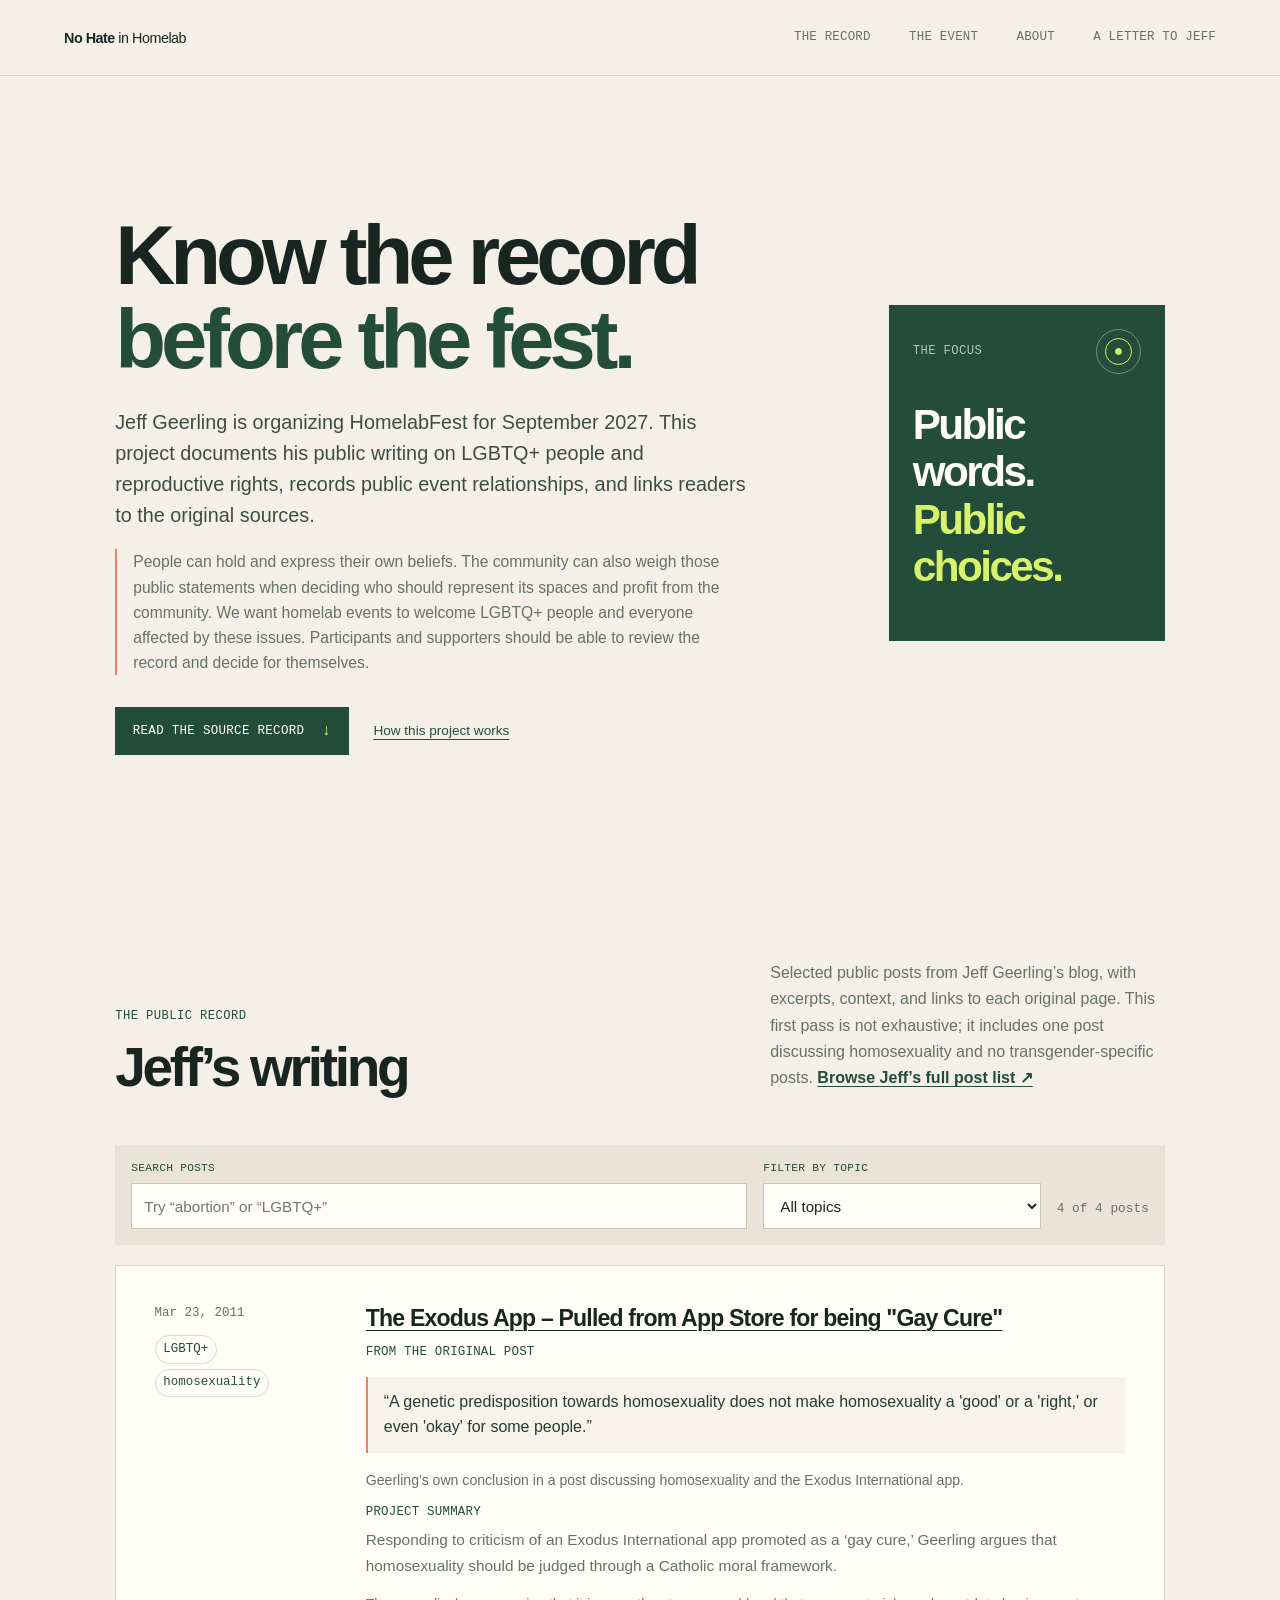
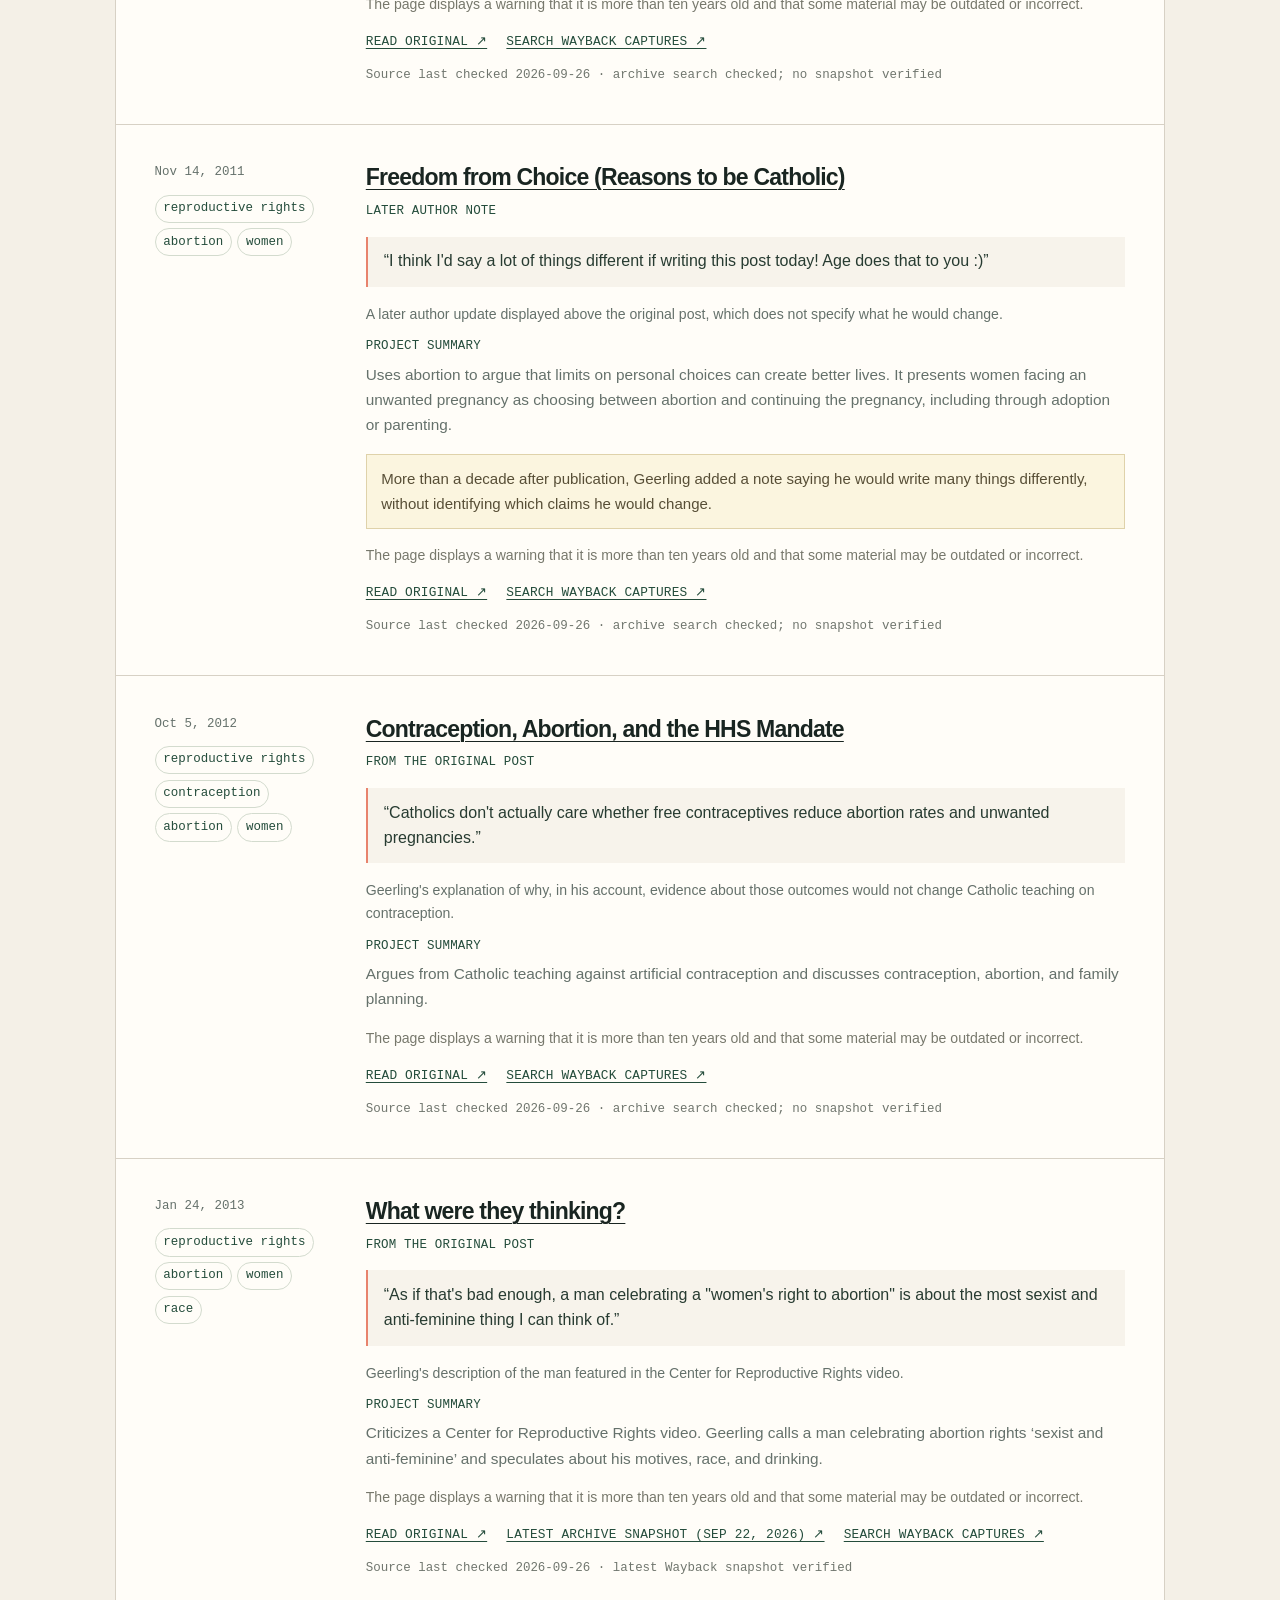
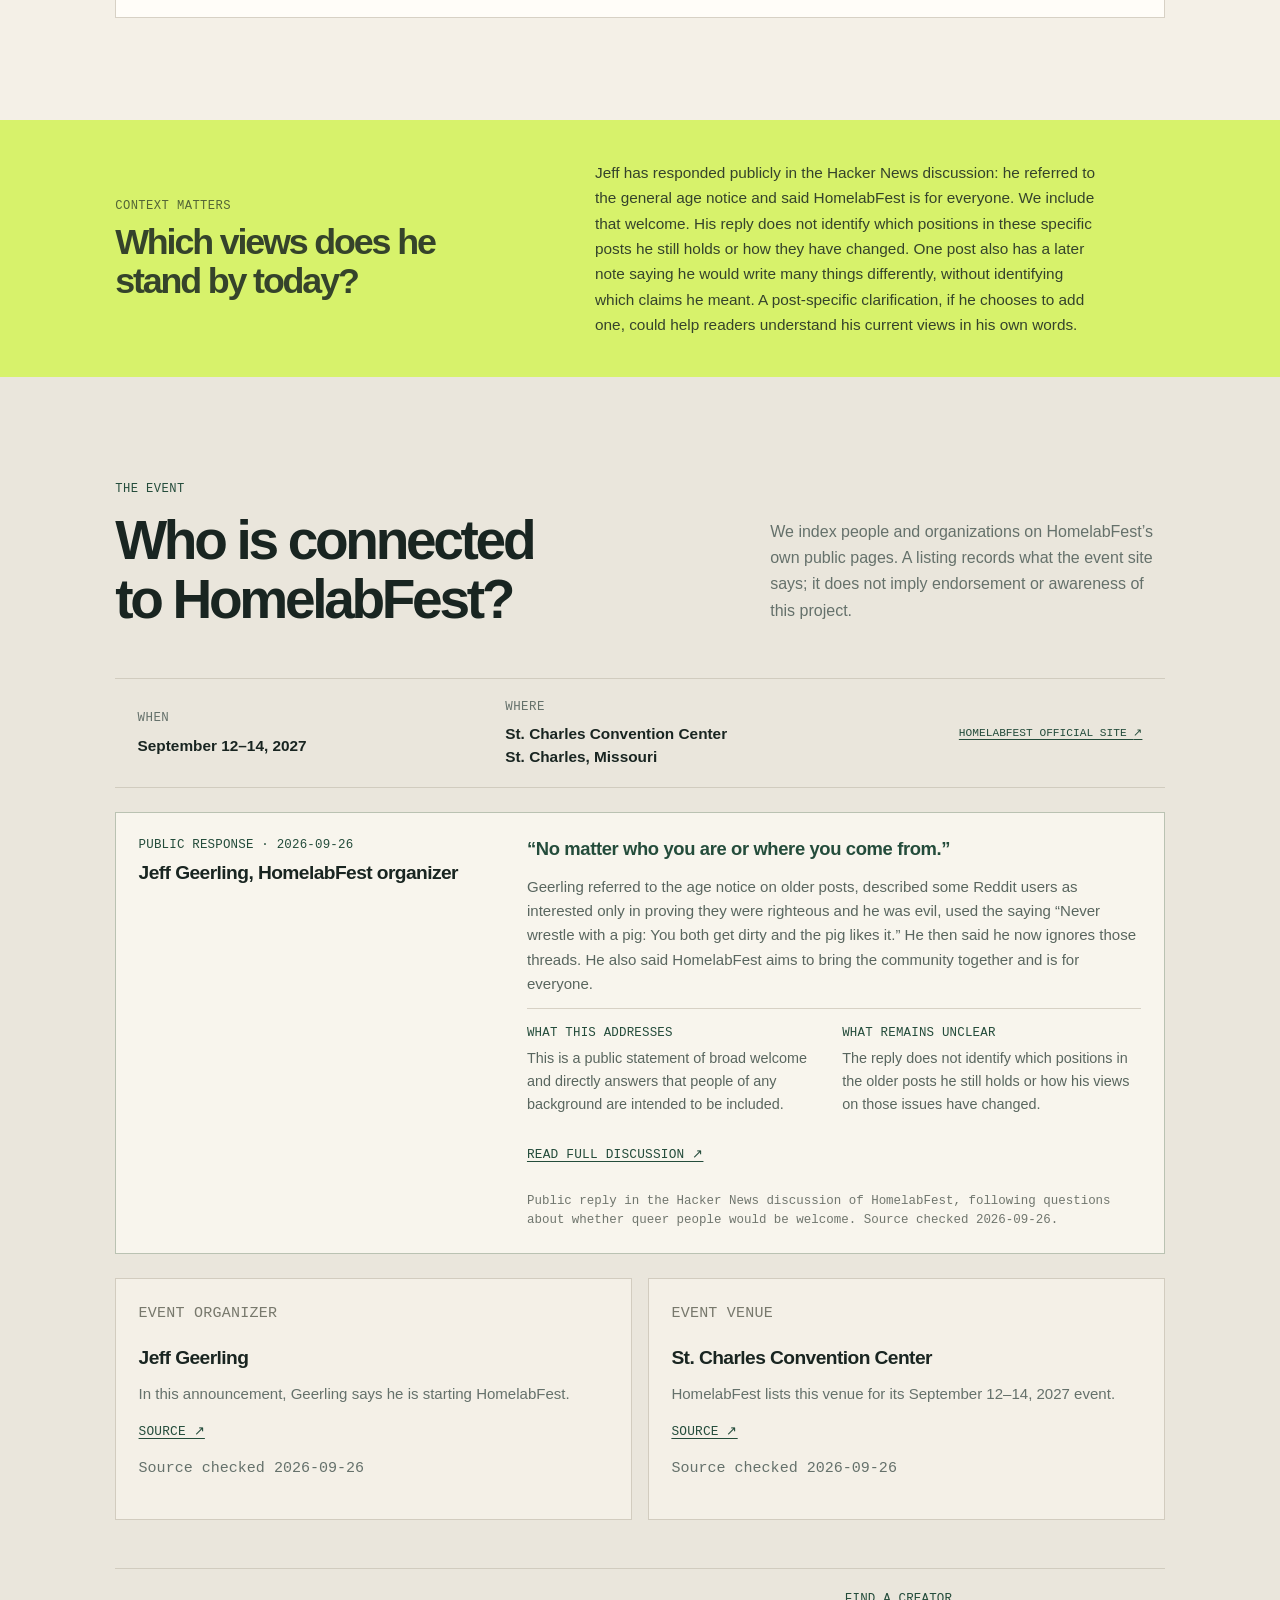
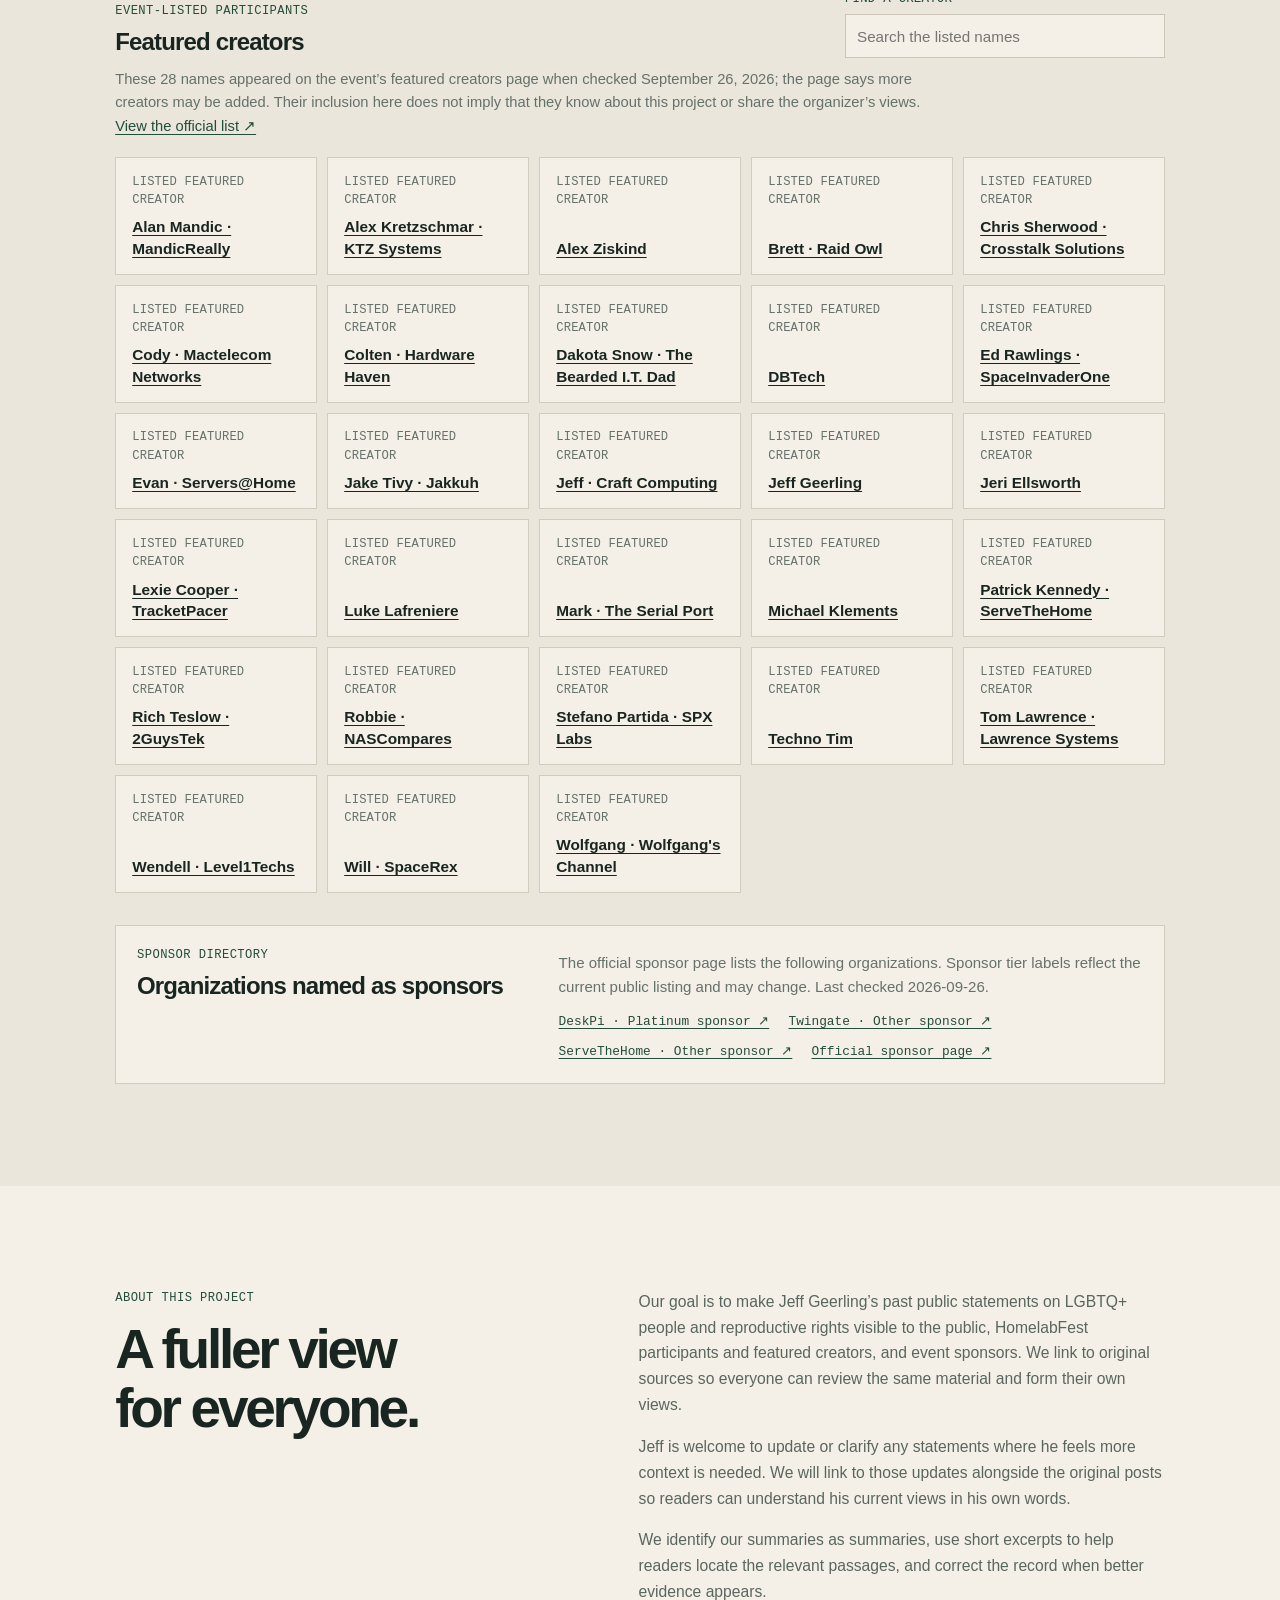
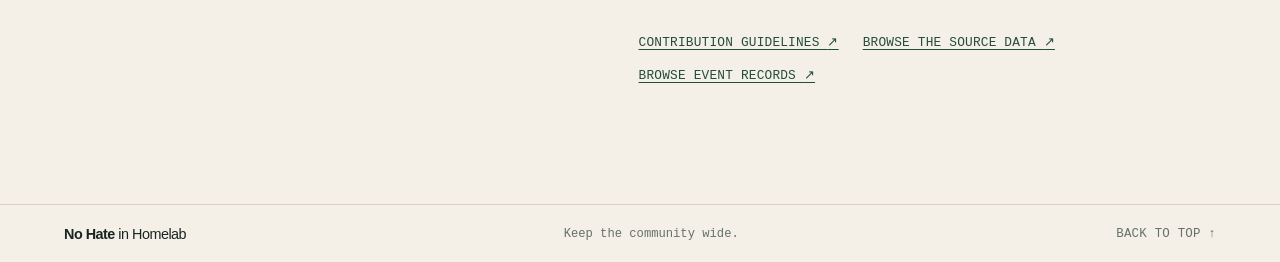
<file: index.html>
<!doctype html>
<html lang="en">
  <head>
    <meta charset="utf-8">
    <meta name="viewport" content="width=device-width, initial-scale=1">
    <meta name="theme-color" content="#f4f0e7" media="(prefers-color-scheme: light)">
    <meta name="theme-color" content="#101713" media="(prefers-color-scheme: dark)">
    <meta name="description" content="An open, source-linked record of Jeff Geerling's public writing relevant to HomelabFest, for the public, event participants, creators, and sponsors.">
    <title>No Hate in Homelab | Know the record before the fest</title>
    <link rel="stylesheet" href="styles.css">
    <script src="site.js" defer></script>
  </head>
  <body>
    <a class="skip-link" href="#main">Skip to content</a>

    <header class="site-header">
      <a class="wordmark" href="#top" aria-label="No Hate in Homelab home">
        <span>No Hate <span class="wordmark-light">in Homelab</span></span>
      </a>
      <nav aria-label="Main navigation">
        <a href="#record">The record</a>
        <a href="#event">The event</a>
        <a href="#about">About</a>
        <a href="letter-to-jeff.html">A letter to Jeff</a>
      </nav>
    </header>

    <main id="main">
      <section class="hero" id="top" aria-labelledby="hero-title">
        <div class="hero-copy">
          <h1 id="hero-title">Know the record<br><span>before the fest.</span></h1>
          <p class="hero-intro">Jeff Geerling is organizing HomelabFest for September 2027. This project documents his public writing on LGBTQ+ people and reproductive rights, records public event relationships, and links readers to the original sources.</p>
          <p class="hero-stance">People can hold and express their own beliefs. The community can also weigh those public statements when deciding who should represent its spaces and profit from the community. We want homelab events to welcome LGBTQ+ people and everyone affected by these issues. Participants and supporters should be able to review the record and decide for themselves.</p>
          <div class="hero-actions">
            <a class="button button-dark" href="#record">Read the source record <span aria-hidden="true">↓</span></a>
            <a class="text-link" href="#about">How this project works</a>
          </div>
        </div>
        <aside class="hero-side" aria-label="Project scope">
          <div class="hero-side-top">
            <span class="small-label">The focus</span>
            <span class="orbit" aria-hidden="true"><span></span></span>
          </div>
          <p>Public words.<br><em>Public choices.</em></p>
        </aside>
      </section>

      <section class="content-section record-section" id="record" aria-labelledby="record-title">
        <div class="section-heading">
          <div>
            <p class="eyebrow">The public record</p>
            <h2 id="record-title">Jeff’s writing</h2>
          </div>
          <p class="section-deck">Selected public posts from Jeff Geerling’s blog, with excerpts, context, and links to each original page. This first pass is not exhaustive; it includes one post discussing homosexuality and no transgender-specific posts. <a href="https://www.jeffgeerling.com/blog/" target="_blank" rel="noopener noreferrer">Browse Jeff’s full post list ↗</a></p>
        </div>

        <div class="record-controls">
          <label class="search-label" for="post-search">Search posts
            <input id="post-search" type="search" placeholder="Try “abortion” or “LGBTQ+”" autocomplete="off">
          </label>
          <label class="filter-label" for="topic-filter">Filter by topic
            <select id="topic-filter"><option value="all">All topics</option></select>
          </label>
          <p id="results-count" class="results-count" aria-live="polite">Loading records…</p>
        </div>

        <div id="post-list" class="post-list" aria-live="polite" aria-busy="true">
          <p class="loading-note">Loading source records…</p>
        </div>
        <noscript><p class="notice">Turn on JavaScript to browse the source records on this page. The source data is available in the project repository.</p></noscript>
      </section>

      <section class="context-strip" aria-labelledby="context-title">
        <div>
          <p class="eyebrow">Context matters</p>
          <h2 id="context-title">Which views does he stand by today?</h2>
        </div>
        <p>Jeff has responded publicly in the Hacker News discussion: he referred to the general age notice and said HomelabFest is for everyone. We include that welcome. His reply does not identify which positions in these specific posts he still holds or how they have changed. One post also has a later note saying he would write many things differently, without identifying which claims he meant. A post-specific clarification, if he chooses to add one, could help readers understand his current views in his own words.</p>
      </section>

      <section class="content-section event-section" id="event" aria-labelledby="event-title">
        <div class="section-heading">
          <div>
            <p class="eyebrow">The event</p>
            <h2 id="event-title">Who is connected<br>to HomelabFest?</h2>
          </div>
          <p class="section-deck">We index people and organizations on HomelabFest’s own public pages. A listing records what the event site says; it does not imply endorsement or awareness of this project.</p>
        </div>
        <div class="event-facts">
          <div><span class="small-label">When</span><strong>September 12–14, 2027</strong></div>
          <div><span class="small-label">Where</span><strong>St. Charles Convention Center<br>St. Charles, Missouri</strong></div>
          <a href="https://www.homelabfest.org/" target="_blank" rel="noopener noreferrer">HomelabFest official site <span aria-hidden="true">↗</span></a>
        </div>
        <div id="response-list" class="response-list" aria-live="polite" aria-busy="true">
          <p class="loading-note">Loading the organizer’s public response…</p>
        </div>
        <div id="organization-list" class="organization-list" aria-live="polite" aria-busy="true">
          <p class="loading-note">Loading event relationships…</p>
        </div>
        <div class="listing-heading">
          <div>
            <p class="eyebrow">Event-listed participants</p>
            <h3>Featured creators</h3>
          </div>
          <label class="creator-search" for="creator-search">Find a creator
            <input id="creator-search" type="search" placeholder="Search the listed names" autocomplete="off">
          </label>
        </div>
        <p class="listing-note">These 28 names appeared on the event’s featured creators page when checked September 26, 2026; the page says more creators may be added. Their inclusion here does not imply that they know about this project or share the organizer’s views. <a href="https://www.homelabfest.org/creators/" target="_blank" rel="noopener noreferrer">View the official list ↗</a></p>
        <div id="creators-list" class="creator-grid" aria-live="polite" aria-busy="true">
          <p class="loading-note">Loading featured creators…</p>
        </div>
        <section class="event-partners" aria-labelledby="sponsor-index-title">
          <div>
            <p class="eyebrow">Sponsor directory</p>
            <h3 id="sponsor-index-title">Organizations named as sponsors</h3>
          </div>
          <p id="event-partner-status">Loading the official sponsor listing…</p>
          <div class="event-partner-links" id="event-partner-links">
            <a href="https://deskpi.com/" target="_blank" rel="noopener noreferrer">DeskPi · Platinum sponsor ↗</a>
            <a href="https://www.twingate.com/" target="_blank" rel="noopener noreferrer">Twingate · Other sponsor ↗</a>
            <a href="https://www.servethehome.com/" target="_blank" rel="noopener noreferrer">ServeTheHome · Other sponsor ↗</a>
            <a href="https://www.homelabfest.org/sponsors/" target="_blank" rel="noopener noreferrer">Official sponsor page ↗</a>
          </div>
        </section>
      </section>

      <section class="about-section" id="about" aria-labelledby="about-title">
        <div>
          <p class="eyebrow">About this project</p>
          <h2 id="about-title">A fuller view<br>for everyone.</h2>
        </div>
        <div class="about-copy">
          <p>Our goal is to make Jeff Geerling’s past public statements on LGBTQ+ people and reproductive rights visible to the public, HomelabFest participants and featured creators, and event sponsors. We link to original sources so everyone can review the same material and form their own views.</p>
          <p>Jeff is welcome to update or clarify any statements where he feels more context is needed. We will link to those updates alongside the original posts so readers can understand his current views in his own words.</p>
          <p>We identify our summaries as summaries, use short excerpts to help readers locate the relevant passages, and correct the record when better evidence appears.</p>
          <div class="about-links">
            <a href="CONTRIBUTING.md">Contribution guidelines <span aria-hidden="true">↗</span></a>
            <a href="data/posts.json">Browse the source data <span aria-hidden="true">↗</span></a>
            <a href="data/organizations.json">Browse event records <span aria-hidden="true">↗</span></a>
          </div>
        </div>
      </section>
    </main>

    <footer class="site-footer">
      <a class="wordmark" href="#top"><span>No Hate <span class="wordmark-light">in Homelab</span></span></a>
      <p>Keep the community wide.</p>
      <a href="#top" class="back-top">Back to top ↑</a>
    </footer>
    <p id="load-error" class="load-error" role="alert" hidden>Some project records could not be loaded. Refresh the page or check that the local data files are available.</p>
  </body>
</html>
</file>
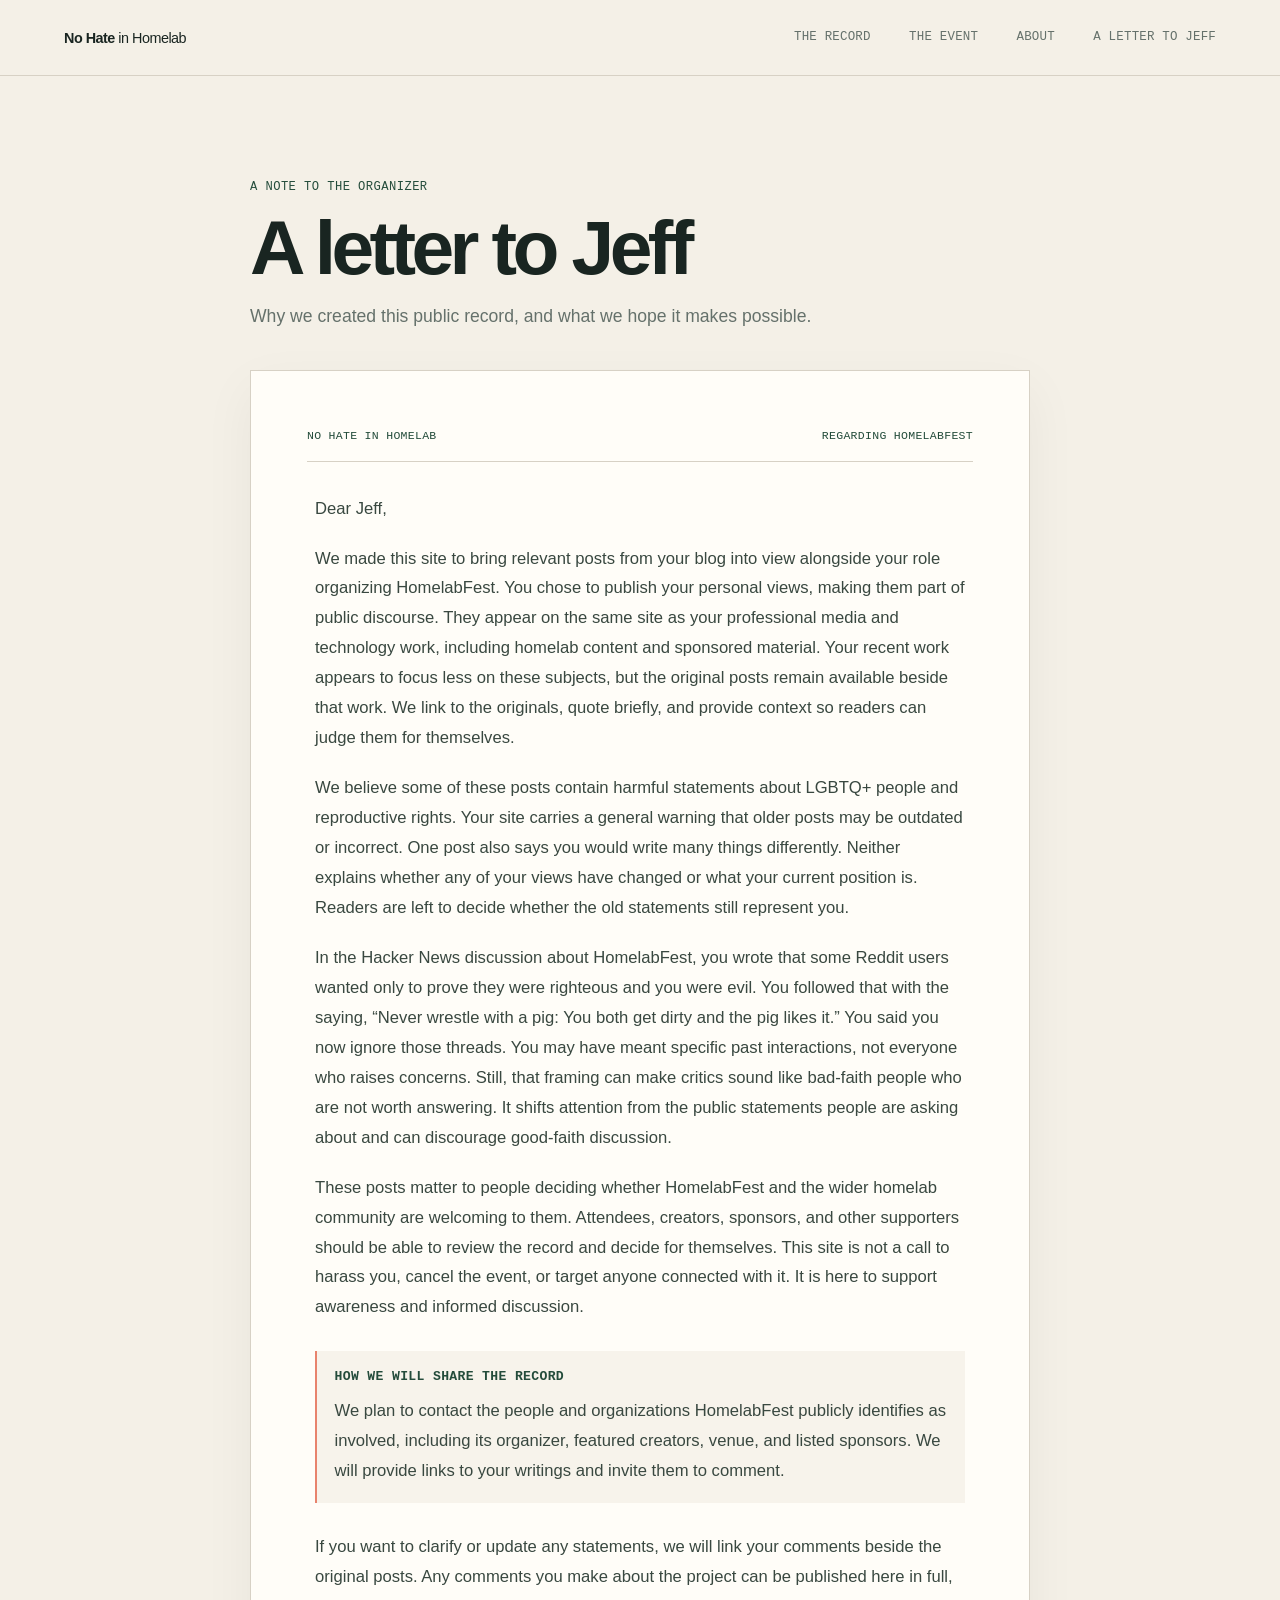
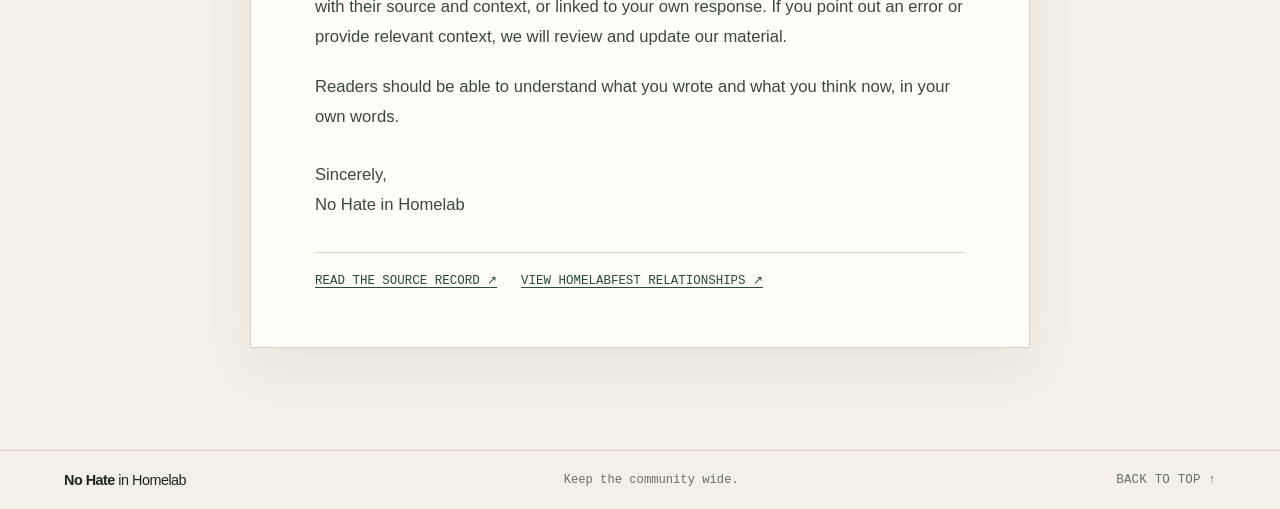
<file: letter-to-jeff.html>
<!doctype html>
<html lang="en">
  <head>
    <meta charset="utf-8">
    <meta name="viewport" content="width=device-width, initial-scale=1">
    <meta name="theme-color" content="#f4f0e7" media="(prefers-color-scheme: light)">
    <meta name="theme-color" content="#101713" media="(prefers-color-scheme: dark)">
    <meta name="description" content="A letter to Jeff Geerling about this project's record of his public writing and HomelabFest.">
    <title>A letter to Jeff | No Hate in Homelab</title>
    <link rel="stylesheet" href="styles.css">
  </head>
  <body>
    <a class="skip-link" href="#main">Skip to content</a>

    <header class="site-header">
      <a class="wordmark" href="index.html#top" aria-label="No Hate in Homelab home">
        <span>No Hate <span class="wordmark-light">in Homelab</span></span>
      </a>
      <nav aria-label="Main navigation">
        <a href="index.html#record">The record</a>
        <a href="index.html#event">The event</a>
        <a href="index.html#about">About</a>
        <a href="letter-to-jeff.html" aria-current="page">A letter to Jeff</a>
      </nav>
    </header>

    <main id="main" class="letter-page">
      <div class="letter-heading">
        <p class="eyebrow">A note to the organizer</p>
        <h1>A letter to Jeff</h1>
        <p class="letter-deck">Why we created this public record, and what we hope it makes possible.</p>
      </div>

      <article class="letter-sheet" aria-label="Letter to Jeff Geerling">
        <div class="letter-meta">
          <span>No Hate in Homelab</span>
          <span>Regarding HomelabFest</span>
        </div>
        <div class="letter-body">
          <p>Dear Jeff,</p>

          <p>We made this site to bring relevant posts from your blog into view alongside your role organizing HomelabFest. You chose to publish your personal views, making them part of public discourse. They appear on the same site as your professional media and technology work, including homelab content and sponsored material. Your recent work appears to focus less on these subjects, but the original posts remain available beside that work. We link to the originals, quote briefly, and provide context so readers can judge them for themselves.</p>

          <p>We believe some of these posts contain harmful statements about LGBTQ+ people and reproductive rights. Your site carries a general warning that older posts may be outdated or incorrect. One post also says you would write many things differently. Neither explains whether any of your views have changed or what your current position is. Readers are left to decide whether the old statements still represent you.</p>

          <p>In the Hacker News discussion about HomelabFest, you wrote that some Reddit users wanted only to prove they were righteous and you were evil. You followed that with the saying, “Never wrestle with a pig: You both get dirty and the pig likes it.” You said you now ignore those threads. You may have meant specific past interactions, not everyone who raises concerns. Still, that framing can make critics sound like bad-faith people who are not worth answering. It shifts attention from the public statements people are asking about and can discourage good-faith discussion.</p>

          <p>These posts matter to people deciding whether HomelabFest and the wider homelab community are welcoming to them. Attendees, creators, sponsors, and other supporters should be able to review the record and decide for themselves. This site is not a call to harass you, cancel the event, or target anyone connected with it. It is here to support awareness and informed discussion.</p>

          <section class="letter-outreach" aria-labelledby="letter-outreach-title">
            <h2 id="letter-outreach-title">How we will share the record</h2>
            <p>We plan to contact the people and organizations HomelabFest publicly identifies as involved, including its organizer, featured creators, venue, and listed sponsors. We will provide links to your writings and invite them to comment.</p>
          </section>

          <p>If you want to clarify or update any statements, we will link your comments beside the original posts. Any comments you make about the project can be published here in full, with their source and context, or linked to your own response. If you point out an error or provide relevant context, we will review and update our material.</p>

          <p>Readers should be able to understand what you wrote and what you think now, in your own words.</p>

          <p class="letter-signoff">Sincerely,<br>No Hate in Homelab</p>
        </div>
        <div class="letter-links">
          <a href="index.html#record">Read the source record <span aria-hidden="true">↗</span></a>
          <a href="index.html#event">View HomelabFest relationships <span aria-hidden="true">↗</span></a>
        </div>
      </article>
    </main>

    <footer class="site-footer">
      <a class="wordmark" href="index.html#top"><span>No Hate <span class="wordmark-light">in Homelab</span></span></a>
      <p>Keep the community wide.</p>
      <a href="#main" class="back-top">Back to top ↑</a>
    </footer>
  </body>
</html>
</file>
<file: styles.css>
:root {
  color-scheme: light dark;
  --paper: #f4f0e7;
  --paper-deep: #eae4d8;
  --ink: #192521;
  --muted: #65716b;
  --line: #d7d1c5;
  --green: #244c3b;
  --green-dark: #17392b;
  --acid: #d7f26b;
  --coral: #e8836d;
  --white: #fffdf8;
  --body-soft: #3e4c45;
  --hero-fill: #244c3b;
  --hero-ink: #fffdf8;
  --hero-label: #b6c4b9;
  --orbit-line: #778d7d;
  --input-border: #ccc4b6;
  --tag-border: #d3dbce;
  --warm-surface: #f7f3eb;
  --excerpt-ink: #273b31;
  --update-border: #dfd2aa;
  --update-surface: #fbf5df;
  --update-ink: #574e36;
  --notice-text: #77786c;
  --source-meta: #70766e;
  --lime-ink: #536536;
  --lime-text: #35432b;
  --event-surface: #eae6dc;
  --event-border: #d1ccbf;
  --response-border: #bac2b2;
  --response-surface: #f8f5ed;
  --card-border: #d2ccbf;
  --body-muted: #59665f;
  --letter-ink: #394840;
  --button-fill: #244c3b;
  --button-hover: #17392b;
  --sheet-shadow: #1925210d;
  --alert-surface: #7d3029;
  --alert-shadow: #1c251e55;
  --mono: 'SFMono-Regular', Consolas, 'Liberation Mono', monospace;
  --sans: 'Avenir Next', Avenir, 'Segoe UI', sans-serif;
  --display: 'Avenir Next', Avenir, 'Segoe UI', sans-serif;
}


@media (prefers-color-scheme: dark) {
  :root {
    color-scheme: dark;
    --paper: #101713;
    --paper-deep: #1a2420;
    --ink: #e6eee8;
    --muted: #a7b5ab;
    --line: #39453e;
    --green: #a8c9ad;
    --green-dark: #27503a;
    --acid: #d7f26b;
    --coral: #ff9b83;
    --white: #1c2621;
    --body-soft: #cfdbd2;
    --hero-fill: #244c3b;
    --hero-ink: #f5f7f2;
    --hero-label: #c1d0c4;
    --orbit-line: #708a76;
    --input-border: #526359;
    --tag-border: #526859;
    --warm-surface: #202c25;
    --excerpt-ink: #d6e4d7;
    --update-border: #766643;
    --update-surface: #332e20;
    --update-ink: #f0dda0;
    --notice-text: #a6b2a8;
    --source-meta: #a2ada4;
    --lime-ink: #465626;
    --lime-text: #27351d;
    --event-surface: #171f1b;
    --event-border: #39453d;
    --response-border: #4b5d50;
    --response-surface: #202c25;
    --card-border: #3d4b41;
    --body-muted: #b4c0b7;
    --letter-ink: #d5ded7;
    --button-fill: #355e43;
    --button-hover: #477653;
    --sheet-shadow: #00000055;
    --alert-surface: #7d3029;
    --alert-shadow: #00000066;
  }
}
* { box-sizing: border-box; }
html { scroll-behavior: smooth; scroll-padding-top: 5.5rem; }
body { margin: 0; background: var(--paper); color: var(--ink); font: 16px/1.6 var(--sans); }
a { color: inherit; }
a:focus-visible, button:focus-visible, input:focus-visible, select:focus-visible { outline: 3px solid var(--coral); outline-offset: 3px; }
.skip-link { position: absolute; top: -4rem; left: 1rem; z-index: 20; padding: .7rem 1rem; background: var(--acid); color: var(--ink); }
.skip-link:focus { top: 1rem; }
.site-header { min-height: 76px; display: flex; align-items: center; justify-content: space-between; gap: 2rem; padding: 0 clamp(1.25rem, 5vw, 5rem); border-bottom: 1px solid var(--line); }
.wordmark { display: inline-flex; align-items: center; gap: .65rem; color: var(--ink); font: 800 .9rem var(--display); letter-spacing: -.035em; text-decoration: none; white-space: nowrap; }
.wordmark-light { font-weight: 500; }
.site-header nav { display: flex; flex-wrap: wrap; gap: clamp(1rem, 3vw, 2.5rem); }
.site-header nav a, .back-top { color: var(--muted); font: 500 .78rem/1.5 var(--mono); text-decoration: none; text-transform: uppercase; letter-spacing: .015em; }
.site-header nav a:hover, .back-top:hover { color: var(--green); }
.hero { display: grid; grid-template-columns: minmax(0, 1.55fr) minmax(260px, .65fr); gap: clamp(2rem, 9vw, 9rem); padding: clamp(4rem, 9vw, 8.5rem) clamp(1.25rem, 9vw, 9rem) clamp(4rem, 8vw, 7rem); }
.hero-copy { max-width: 800px; }
.eyebrow, .small-label { margin: 0; color: var(--green); font: 500 .76rem/1.5 var(--mono); letter-spacing: .035em; text-transform: uppercase; }
.eyebrow { display: flex; align-items: center; gap: .55rem; }
h1, h2, p { margin-top: 0; }
h1, h2 { font-family: var(--display); letter-spacing: -.06em; }
h1 { margin: 1.4rem 0 1.5rem; font-size: clamp(3.1rem, 6.5vw, 6rem); line-height: 1.02; font-weight: 600; }
h1 span { color: var(--green); }
.hero-intro { max-width: 640px; margin-bottom: 1.2rem; color: var(--body-soft); font-size: clamp(1.05rem, 1.55vw, 1.3rem); line-height: 1.55; }
.hero-stance { max-width: 620px; padding-left: 1rem; border-left: 2px solid var(--coral); color: var(--muted); font-size: .98rem; }
.hero-actions { display: flex; flex-wrap: wrap; align-items: center; gap: 1.5rem; margin-top: 2rem; }
.button { display: inline-flex; align-items: center; gap: 1.1rem; min-height: 48px; padding: .8rem 1.1rem; font: 500 .78rem var(--mono); text-decoration: none; text-transform: uppercase; letter-spacing: .025em; }
.button-dark { background: var(--button-fill); color: var(--hero-ink); }
.button-dark:hover { background: var(--button-hover); }
.button-dark span { color: var(--acid); font-size: 1rem; }
.text-link { color: var(--green); font-size: .85rem; text-underline-offset: 4px; }
.hero-side { align-self: center; display: flex; min-height: 300px; flex-direction: column; justify-content: space-between; padding: 1.5rem; background: var(--hero-fill); color: var(--hero-ink); }
.hero-side .small-label { color: var(--hero-label); }
.hero-side-top { display: flex; align-items: center; justify-content: space-between; gap: 1rem; }
.orbit { width: 45px; height: 45px; display: grid; place-items: center; border: 1px solid var(--orbit-line); border-radius: 50%; }
.orbit::before, .orbit span { content: ''; display: block; grid-area: 1/1; border: 1px solid var(--acid); border-radius: 50%; }
.orbit::before { width: 25px; height: 25px; }
.orbit span { width: 7px; height: 7px; background: var(--acid); }
.hero-side > p { margin: 1.7rem 0; font: 600 clamp(1.75rem, 3.3vw, 2.7rem)/1.12 var(--display); letter-spacing: -.06em; }
.hero-side > p em { color: var(--acid); font-style: normal; }
.content-section { padding: clamp(4rem, 8vw, 7.5rem) clamp(1.25rem, 9vw, 9rem); }
.section-heading { display: grid; grid-template-columns: 1fr minmax(240px, .65fr); align-items: end; gap: 3rem; margin-bottom: 3rem; }
.section-heading h2, .context-strip h2, .about-section h2 { margin: .8rem 0 0; font-size: clamp(2.2rem, 4.3vw, 3.8rem); line-height: 1.08; font-weight: 600; }
.section-deck { max-width: 430px; margin: 0 0 .35rem; color: var(--muted); font-size: 1rem; line-height: 1.65; }
.section-deck a { color: var(--green); font-weight: 600; text-underline-offset: 3px; }
.record-controls { display: grid; grid-template-columns: minmax(200px, 1fr) minmax(170px, .45fr) auto; align-items: end; gap: 1rem; margin-bottom: 1.2rem; padding: 1rem; background: var(--paper-deep); }
.record-controls label { display: grid; gap: .4rem; color: var(--green); font: 500 .7rem/1.4 var(--mono); letter-spacing: .025em; text-transform: uppercase; }
.record-controls input, .record-controls select { width: 100%; min-height: 46px; padding: .65rem .75rem; border: 1px solid var(--input-border); border-radius: 0; background: var(--white); color: var(--ink); font: 400 .95rem var(--sans); text-transform: none; letter-spacing: 0; }
.results-count { margin: 0 0 .7rem auto; color: var(--muted); font: 400 .8rem/1.5 var(--mono); white-space: nowrap; }
.post-list { display: grid; gap: 1px; background: var(--line); border: 1px solid var(--line); }
.post-card { display: grid; grid-template-columns: 160px minmax(0, 1fr); gap: clamp(1.25rem, 4vw, 3.5rem); padding: clamp(1.3rem, 3vw, 2.5rem); background: var(--white); }
.post-meta { display: flex; flex-direction: column; align-items: flex-start; gap: .8rem; }
.post-date { color: var(--muted); font: 400 .78rem/1.5 var(--mono); }
.topic-list { display: flex; flex-wrap: wrap; gap: .35rem; }
.topic-tag { padding: .27rem .48rem; border: 1px solid var(--tag-border); border-radius: 99px; color: var(--green); font: 400 .78rem/1.4 var(--mono); }
.post-content h3 { margin: 0 0 .55rem; font: 600 clamp(1.25rem, 1.8vw, 1.55rem)/1.3 var(--display); letter-spacing: -.035em; }
.post-content h3 a { color: var(--ink); text-decoration-thickness: 1px; text-underline-offset: 4px; }
.post-content h3 a:hover { color: var(--green); }
.source-excerpt { margin: 1rem 0; padding: .8rem 1rem; border-left: 2px solid var(--coral); background: var(--warm-surface); color: var(--excerpt-ink); font: 500 1rem/1.55 var(--display); }
.excerpt-context, .post-summary { margin-bottom: .7rem; color: var(--muted); font-size: .96rem; line-height: 1.65; }
.excerpt-context { font-size: .88rem; }
.record-label { margin-bottom: .35rem; color: var(--green); font: 500 .78rem/1.5 var(--mono); letter-spacing: .015em; text-transform: uppercase; }
.author-update { margin: 1rem 0; padding: .8rem .9rem; border: 1px solid var(--update-border); background: var(--update-surface); color: var(--update-ink); font-size: .94rem; line-height: 1.6; }
.source-notice { margin: 1rem 0; color: var(--notice-text); font-size: .88rem; line-height: 1.55; }
.source-links { display: flex; flex-wrap: wrap; gap: .6rem 1.2rem; margin-top: 1rem; }
.source-links a, .org-links a, .about-links a { color: var(--green); font: 500 .8rem/1.55 var(--mono); text-transform: uppercase; letter-spacing: .015em; text-underline-offset: 3px; }
.source-check { margin: .9rem 0 0; color: var(--source-meta); font: 400 .78rem/1.55 var(--mono); }
.loading-note, .notice { padding: 1.5rem; color: var(--muted); }
.notice { border-left: 2px solid var(--coral); background: var(--white); }
.context-strip { display: grid; grid-template-columns: minmax(230px, .8fr) minmax(260px, 1fr); align-items: center; gap: 1.5rem; padding: 2.5rem clamp(1.25rem, 9vw, 9rem); background: var(--acid); }
.context-strip .eyebrow { color: var(--lime-ink); }
.context-strip h2 { max-width: 380px; margin-top: .5rem; color: var(--lime-text); font-size: clamp(1.8rem, 2.8vw, 2.5rem); }
.context-strip > p { max-width: 510px; margin: 0; color: var(--lime-text); font-size: .96rem; line-height: 1.65; }
.event-section { background: var(--event-surface); }
.event-facts { display: grid; grid-template-columns: 1fr 1.25fr auto; align-items: center; gap: 1.5rem; margin-bottom: 1.5rem; padding: 1.2rem 1.4rem; border-block: 1px solid var(--event-border); }
.event-facts > div { display: grid; gap: .35rem; }
.event-facts .small-label { color: var(--muted); font-size: .78rem; }
.event-facts strong { font: 600 .96rem/1.5 var(--display); }
.event-facts > a { color: var(--green); font: 500 .7rem/1.5 var(--mono); text-align: right; text-decoration: underline; text-underline-offset: 3px; text-transform: uppercase; }
.response-list { margin: 0 0 1.5rem; }
.response-card { display: grid; grid-template-columns: minmax(190px, .58fr) minmax(0, 1fr); gap: .8rem 2rem; padding: 1.4rem; border: 1px solid var(--response-border); background: var(--response-surface); }
.response-heading { grid-row: span 2; }
.response-heading .record-label { color: var(--green); }
.response-heading h3 { margin: .3rem 0 0; font: 600 1.2rem/1.35 var(--display); letter-spacing: -.03em; }
.response-quote { margin: 0; color: var(--green); font: 600 1.15rem/1.45 var(--display); letter-spacing: -.02em; }
.response-summary { margin: 0; color: var(--body-muted); font-size: .94rem; line-height: 1.6; }
.response-nuance { grid-column: 2; display: grid; grid-template-columns: 1fr 1fr; gap: 1rem; padding-top: .9rem; border-top: 1px solid var(--line); }
.response-nuance p { margin: 0; color: var(--body-muted); font-size: .9rem; line-height: 1.6; }
.response-nuance strong { display: block; margin-bottom: .25rem; color: var(--green); font: 500 .78rem/1.5 var(--mono); letter-spacing: .015em; text-transform: uppercase; }
.response-card .source-links, .response-card .source-check { grid-column: 2; }
.organization-list { display: grid; grid-template-columns: repeat(2, minmax(0, 1fr)); gap: 1rem; }
.organization-card { min-height: 180px; display: flex; flex-direction: column; align-items: flex-start; padding: 1.4rem; border: 1px solid var(--card-border); background: var(--paper); }
.organization-card .record-label { color: var(--notice-text); }
.organization-card h3 { margin: .25rem 0 .7rem; font: 600 1.2rem/1.35 var(--display); letter-spacing: -.03em; }
.organization-card p { margin-bottom: 1rem; color: var(--muted); font-size: .94rem; line-height: 1.6; }
.org-links { display: flex; flex-wrap: wrap; gap: 1rem; margin-top: auto; }
.listing-heading { display: flex; align-items: end; justify-content: space-between; gap: 2rem; margin: 3rem 0 .6rem; padding-top: 1.3rem; border-top: 1px solid var(--event-border); }
.listing-heading h3, .event-partners h3 { margin: .35rem 0 0; font: 600 1.5rem/1.35 var(--display); letter-spacing: -.035em; }
.creator-search { display: grid; width: min(100%, 320px); gap: .35rem; color: var(--green); font: 500 .78rem/1.5 var(--mono); letter-spacing: .015em; text-transform: uppercase; }
.creator-search input { width: 100%; min-height: 44px; padding: .55rem .7rem; border: 1px solid var(--input-border); background: var(--paper); color: var(--ink); font: 400 .95rem var(--sans); text-transform: none; letter-spacing: 0; }
.listing-note { max-width: 830px; margin: 0 0 1.2rem; color: var(--muted); font-size: .92rem; line-height: 1.6; }
.listing-note a { color: var(--green); text-underline-offset: 3px; }
.creator-grid { display: grid; grid-template-columns: repeat(auto-fill, minmax(190px, 1fr)); gap: .65rem; }
.creator-card { min-height: 96px; display: flex; flex-direction: column; justify-content: space-between; padding: .9rem 1rem; border: 1px solid var(--card-border); background: var(--paper); }
.creator-card span { color: var(--muted); font: 400 .76rem/1.5 var(--mono); text-transform: uppercase; letter-spacing: .015em; }
.creator-card a { margin-top: .45rem; color: var(--ink); font: 600 .96rem/1.4 var(--display); text-decoration-thickness: 1px; text-underline-offset: 3px; }
.creator-card a:hover { color: var(--green); }
.event-partners { display: grid; grid-template-columns: .8fr 1.2fr; gap: .8rem 2rem; margin-top: 2rem; padding: 1.3rem; border: 1px solid var(--card-border); background: var(--paper); }
.event-partners > div:first-child { grid-row: span 2; }
.event-partners > p { margin: .3rem 0 0; color: var(--muted); font-size: .94rem; line-height: 1.6; }
.event-partner-links { display: flex; flex-wrap: wrap; gap: .65rem 1.2rem; }
.event-partner-links a { color: var(--green); font: 500 .8rem/1.55 var(--mono); text-underline-offset: 3px; }
.about-section { display: grid; grid-template-columns: minmax(230px, .8fr) minmax(300px, 1fr); gap: clamp(2rem, 8vw, 8rem); padding: clamp(4rem, 8vw, 7.5rem) clamp(1.25rem, 9vw, 9rem); }
.about-section h2 { font-size: clamp(2.2rem, 4.3vw, 3.8rem); }
.about-copy > p { max-width: 600px; color: var(--body-muted); font-size: .98rem; line-height: 1.65; }
.about-links { display: flex; flex-wrap: wrap; gap: .8rem 1.5rem; margin: 1.8rem 0 1rem; }
.repo-note { margin: 1.5rem 0 0; color: var(--source-meta); font: 400 .76rem/1.55 var(--mono); }
.letter-page { min-height: calc(100vh - 150px); padding: clamp(3.5rem, 8vw, 7rem) 1.25rem; }
.letter-heading { max-width: 780px; margin: 0 auto 2.5rem; }
.letter-heading h1 { margin: .7rem 0 1rem; font-size: clamp(2.8rem, 6vw, 5rem); }
.letter-deck { max-width: 600px; margin: 0; color: var(--muted); font-size: 1.1rem; line-height: 1.6; }
.letter-sheet { max-width: 780px; margin: 0 auto; padding: clamp(1.4rem, 5vw, 3.5rem); border: 1px solid var(--line); background: var(--white); box-shadow: 0 18px 50px var(--sheet-shadow); }
.letter-meta { display: flex; justify-content: space-between; gap: 1rem; padding-bottom: 1rem; border-bottom: 1px solid var(--line); color: var(--green); font: 500 .72rem/1.5 var(--mono); letter-spacing: .025em; text-transform: uppercase; }
.letter-body { max-width: 650px; margin: 2rem auto 0; color: var(--letter-ink); font-size: 1.04rem; line-height: 1.8; }
.letter-body p { margin: 0 0 1.25rem; }
.letter-outreach { margin: 1.8rem 0; padding: 1rem 1.1rem .1rem; border-left: 2px solid var(--coral); background: var(--warm-surface); }
.letter-outreach h2 { margin: 0 0 .55rem; color: var(--green); font: 600 .82rem/1.5 var(--mono); letter-spacing: .025em; text-transform: uppercase; }
.letter-outreach p { margin-bottom: 1rem; }
.letter-signoff { padding-top: .5rem; }
.letter-links { display: flex; flex-wrap: wrap; gap: .7rem 1.5rem; max-width: 650px; margin: 2rem auto 0; padding-top: 1.2rem; border-top: 1px solid var(--line); }
.letter-links a { color: var(--green); font: 500 .78rem/1.55 var(--mono); text-decoration-thickness: 1px; text-underline-offset: 3px; text-transform: uppercase; }
.site-footer { display: flex; align-items: center; justify-content: space-between; gap: 1.5rem; padding: 1.2rem clamp(1.25rem, 5vw, 5rem); border-top: 1px solid var(--line); }
.site-footer > p { margin: 0; color: var(--muted); font: 400 .76rem/1.5 var(--mono); }
.load-error { position: fixed; inset: auto 1rem 1rem; z-index: 10; max-width: 500px; margin: auto; padding: .8rem 1rem; background: var(--alert-surface); color: white; font-size: .85rem; box-shadow: 0 4px 25px var(--alert-shadow); }

@media (max-width: 820px) {
  .hero { grid-template-columns: 1fr minmax(220px, .65fr); gap: 2rem; padding-inline: clamp(1.25rem, 6vw, 3rem); }
  .hero-side { min-height: 265px; }
  .content-section, .about-section { padding-inline: clamp(1.25rem, 6vw, 3rem); }
  .context-strip { padding-inline: clamp(1.25rem, 6vw, 3rem); }
}
@media (max-width: 620px) {
  .site-header { align-items: flex-start; flex-direction: column; gap: .7rem; padding-block: 1rem; }
  .site-header nav { width: 100%; justify-content: space-between; gap: .5rem; }
  .site-header nav a { font-size: .76rem; }
  .hero { grid-template-columns: 1fr; padding-block: 3.5rem; }
  h1 { font-size: clamp(2.8rem, 13vw, 4.5rem); }
  .hero-side { min-height: 230px; }
  .section-heading { grid-template-columns: 1fr; gap: 1rem; }
  .section-heading { margin-bottom: 2rem; }
  .record-controls { grid-template-columns: 1fr; }
  .results-count { margin: 0; }
  .post-card { grid-template-columns: 1fr; gap: 1rem; }
  .post-meta { flex-direction: row; align-items: center; flex-wrap: wrap; }
  .context-strip { grid-template-columns: 1fr; gap: .8rem; }
  .event-facts { grid-template-columns: 1fr 1fr; }
  .event-facts > a { grid-column: 1 / -1; text-align: left; }
  .response-card { grid-template-columns: 1fr; }
  .response-heading { grid-row: auto; }
  .response-nuance, .response-card .source-links, .response-card .source-check { grid-column: 1; }
  .organization-list { grid-template-columns: 1fr; }
  .listing-heading { align-items: flex-start; flex-direction: column; gap: .9rem; }
  .creator-search { width: 100%; }
  .creator-grid { grid-template-columns: repeat(2, minmax(0, 1fr)); }
  .event-partners { grid-template-columns: 1fr; }
  .event-partners > div:first-child { grid-row: auto; }
  .about-section { grid-template-columns: 1fr; gap: 1.5rem; }
  .site-footer { flex-wrap: wrap; }
  .site-footer > p { order: 3; width: 100%; }
  .letter-meta { flex-direction: column; gap: .2rem; }
}
@media (prefers-reduced-motion: reduce) { html { scroll-behavior: auto; } }
</file>
